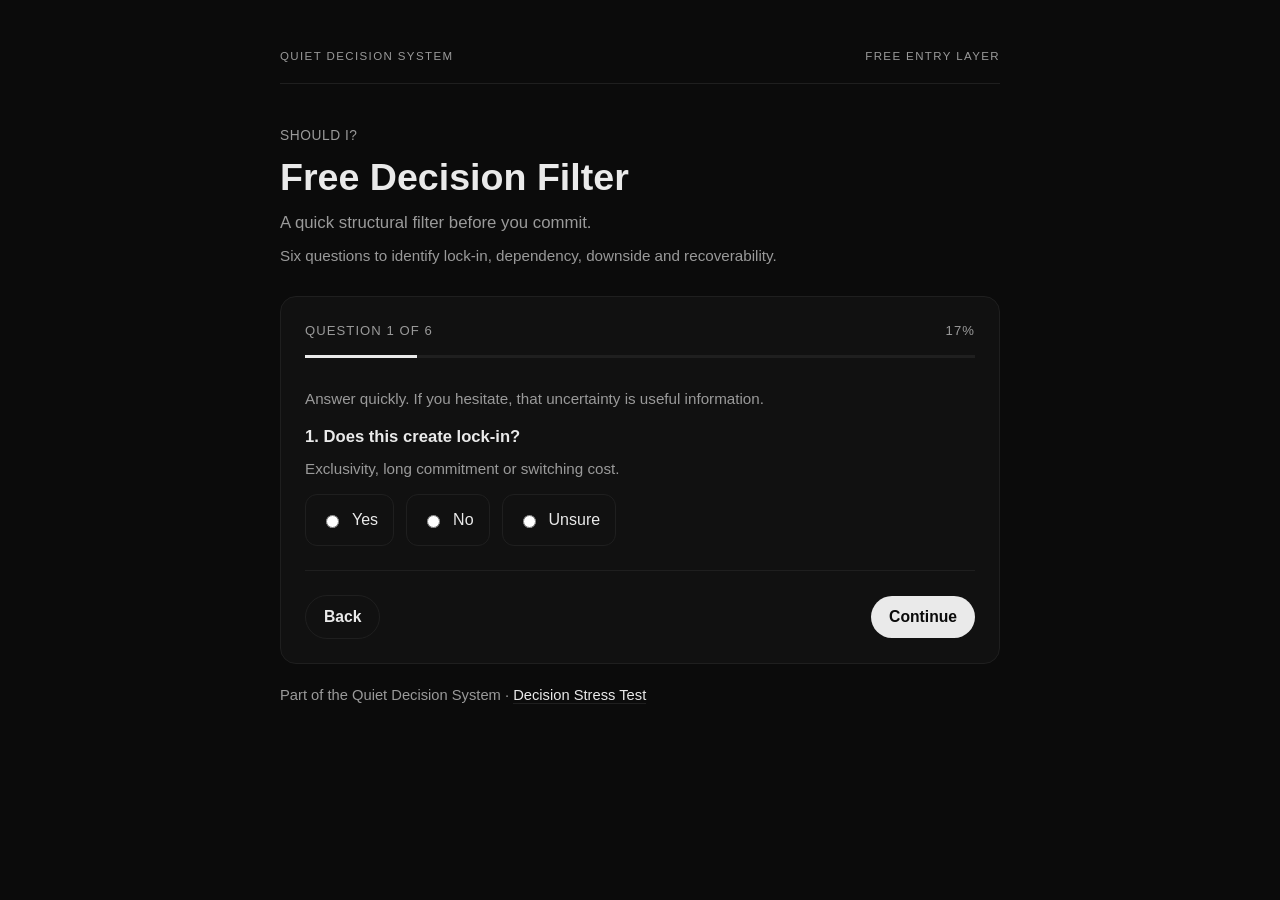
<file: index.html>
<!doctype html><html lang="en"><head><meta charset="UTF-8"><meta name="viewport" content="width=device-width,initial-scale=1"><title>Should I? | Free Decision Filter</title><meta name="description" content="A quick structural decision filter that identifies lock-in, dependency, downside and recoverability before deeper stress testing."><meta name="robots" content="index,follow"><meta name="theme-color" content="#09090b"><link rel="canonical" href="https://should-i.decisionstresstest.com/"><link rel="icon" href="https://res.cloudinary.com/drhywhceh/image/upload/v1777800956/dealstructurereview/j9yuincnonlexmsgldje.png" type="image/png"><link rel="apple-touch-icon" href="https://res.cloudinary.com/drhywhceh/image/upload/v1777800956/dealstructurereview/j9yuincnonlexmsgldje.png"><meta property="og:title" content="Should I? | Free Decision Filter"><meta property="og:description" content="A quick structural decision filter that identifies lock-in, dependency, downside and recoverability before deeper stress testing."><meta property="og:type" content="website"><meta property="og:url" content="https://should-i.decisionstresstest.com/"><meta property="og:site_name" content="Decision Stress Test"><meta property="og:locale" content="en"><meta property="og:image" content="https://res.cloudinary.com/drhywhceh/image/upload/v1777800965/dealstructurereview/mpovaerlipqse1t3ujb5.png"><meta property="og:image:type" content="image/png"><meta property="og:image:width" content="1200"><meta property="og:image:height" content="630"><meta name="twitter:card" content="summary_large_image"><meta name="twitter:title" content="Should I? | Free Decision Filter"><meta name="twitter:description" content="A quick structural decision filter that identifies lock-in, dependency, downside and recoverability before deeper stress testing."><meta name="twitter:image" content="https://res.cloudinary.com/drhywhceh/image/upload/v1777800965/dealstructurereview/mpovaerlipqse1t3ujb5.png"><script type="application/ld+json">{"@context":"https://schema.org","@type":"WebPage","name":"Should I? | Free Decision Filter","description":"A quick structural decision filter that identifies lock-in, dependency, downside and recoverability before deeper stress testing.","url":"https://should-i.decisionstresstest.com/","isPartOf":{"@type":"WebSite","name":"Decision Stress Test","url":"https://www.decisionstresstest.com/"}}</script><link rel="stylesheet" href="style.css"></head><body><main class="page"><header class="site-header"><a href="https://quietdecisionsystem.com">QUIET DECISION SYSTEM</a><span>FREE ENTRY LAYER</span></header><section class="hero"><p class="eyebrow">SHOULD I?</p><h1>Free Decision Filter</h1><p class="subtext">A quick structural filter before you commit.</p><p class="helper helper-top">Six questions to identify lock-in, dependency, downside and recoverability.</p></section><section class="card"><div class="progress-row"><span id="progress-label">Question 1 of 6</span><span id="progress-percent">17%</span></div><div class="progress-track"><span id="progress-bar"></span></div><form id="decision-form"><p class="helper">Answer quickly. If you hesitate, that uncertainty is useful information.</p><div id="question-stage" aria-live="polite"></div><p id="form-error" class="error hidden" role="alert">Choose an answer to continue.</p><div class="actions flow-actions"><button type="button" id="back-button" class="button-secondary" disabled>Back</button><button type="button" id="continue-button" class="button">Continue</button></div></form></section><p class="footer">Part of the Quiet Decision System · <a href="https://www.decisionstresstest.com">Decision Stress Test</a></p></main><script src="script.js"></script></body></html>
</file>
<file: style.css>
:root{--bg:#0b0b0b;--panel:#111;--text:#eaeaea;--secondary:#9a9a9a;--border:#1f1f1f;--good:#6b7a66;--warn:#8a7a5a;--bad:#7a5a5a}*{box-sizing:border-box}html,body{margin:0;padding:0;background:var(--bg);color:var(--text);font-family:Inter,Arial,sans-serif}body{line-height:1.5}.page{max-width:760px;margin:0 auto;padding:48px 20px 80px}.site-header{display:flex;justify-content:space-between;gap:16px;border-bottom:1px solid var(--border);padding-bottom:18px;margin-bottom:42px;color:var(--secondary);font-size:.72rem;letter-spacing:.12em}.site-header a{color:var(--secondary);text-decoration:none}.hero{margin-bottom:28px}.eyebrow{color:var(--secondary);font-size:.86rem;text-transform:uppercase;letter-spacing:.04em;margin:0 0 10px}h1{font-size:2.35rem;line-height:1.1;margin:0 0 12px;font-weight:600}.subtext{color:var(--secondary);font-size:1.05rem;margin:0}.card{background:var(--panel);border:1px solid var(--border);border-radius:16px;padding:24px;margin-bottom:20px}.progress-row{display:flex;justify-content:space-between;color:var(--secondary);font-size:.82rem;text-transform:uppercase;letter-spacing:.08em}.progress-track{height:3px;background:var(--border);margin:14px 0 30px}.progress-track span{display:block;height:100%;background:var(--text);transition:width .2s ease}.question{padding-bottom:24px;margin-bottom:24px;border-bottom:1px solid var(--border)}.question h2,.section-title{font-size:1.04rem;margin:0 0 8px;font-weight:600}.helper{color:var(--secondary);font-size:.95rem;margin:0 0 14px}.helper-top{margin-top:10px}.options{display:flex;flex-wrap:wrap;gap:12px}.option{display:flex;align-items:center;gap:10px;border:1px solid var(--border);border-radius:12px;padding:13px 15px;cursor:pointer;min-height:48px}.option:has(input:checked){border-color:var(--secondary);background:#171717}.option input{accent-color:var(--text)}.actions{margin-top:24px;display:flex;flex-direction:column;align-items:flex-start;gap:12px}.flow-actions{flex-direction:row;justify-content:space-between;align-items:center}.button,.button-secondary{display:inline-block;text-decoration:none;border-radius:999px;padding:12px 18px;font-size:.98rem;font-weight:600;cursor:pointer}.button{background:var(--text);color:var(--bg);border:none}.button-secondary{background:transparent;color:var(--text);border:1px solid var(--border)}.cta-tertiary{display:inline-block;color:var(--secondary);font-size:.88rem;text-decoration:none;border-bottom:1px solid var(--border);padding-bottom:1px;margin-top:4px}.result-reasons{margin:0 0 0 18px;padding:0}.result-reasons li{margin-bottom:8px}.result-reasons strong{color:var(--text)}.meaning,.disclaimer,.footer,.error{color:var(--secondary)}.disclaimer,.footer{font-size:.92rem}.footer{margin-top:10px}.footer a{color:var(--text);text-decoration:none;border-bottom:1px solid var(--border)}.error{margin-top:14px}.hidden{display:none}.result-limited{color:var(--good)}.result-meaningful{color:var(--warn)}.result-substantial{color:var(--bad)}@media(max-width:640px){.page{padding:32px 16px 56px}h1{font-size:2rem}.card{padding:18px}.options{flex-direction:column}.site-header{margin-bottom:32px;font-size:.64rem}}
</file>
